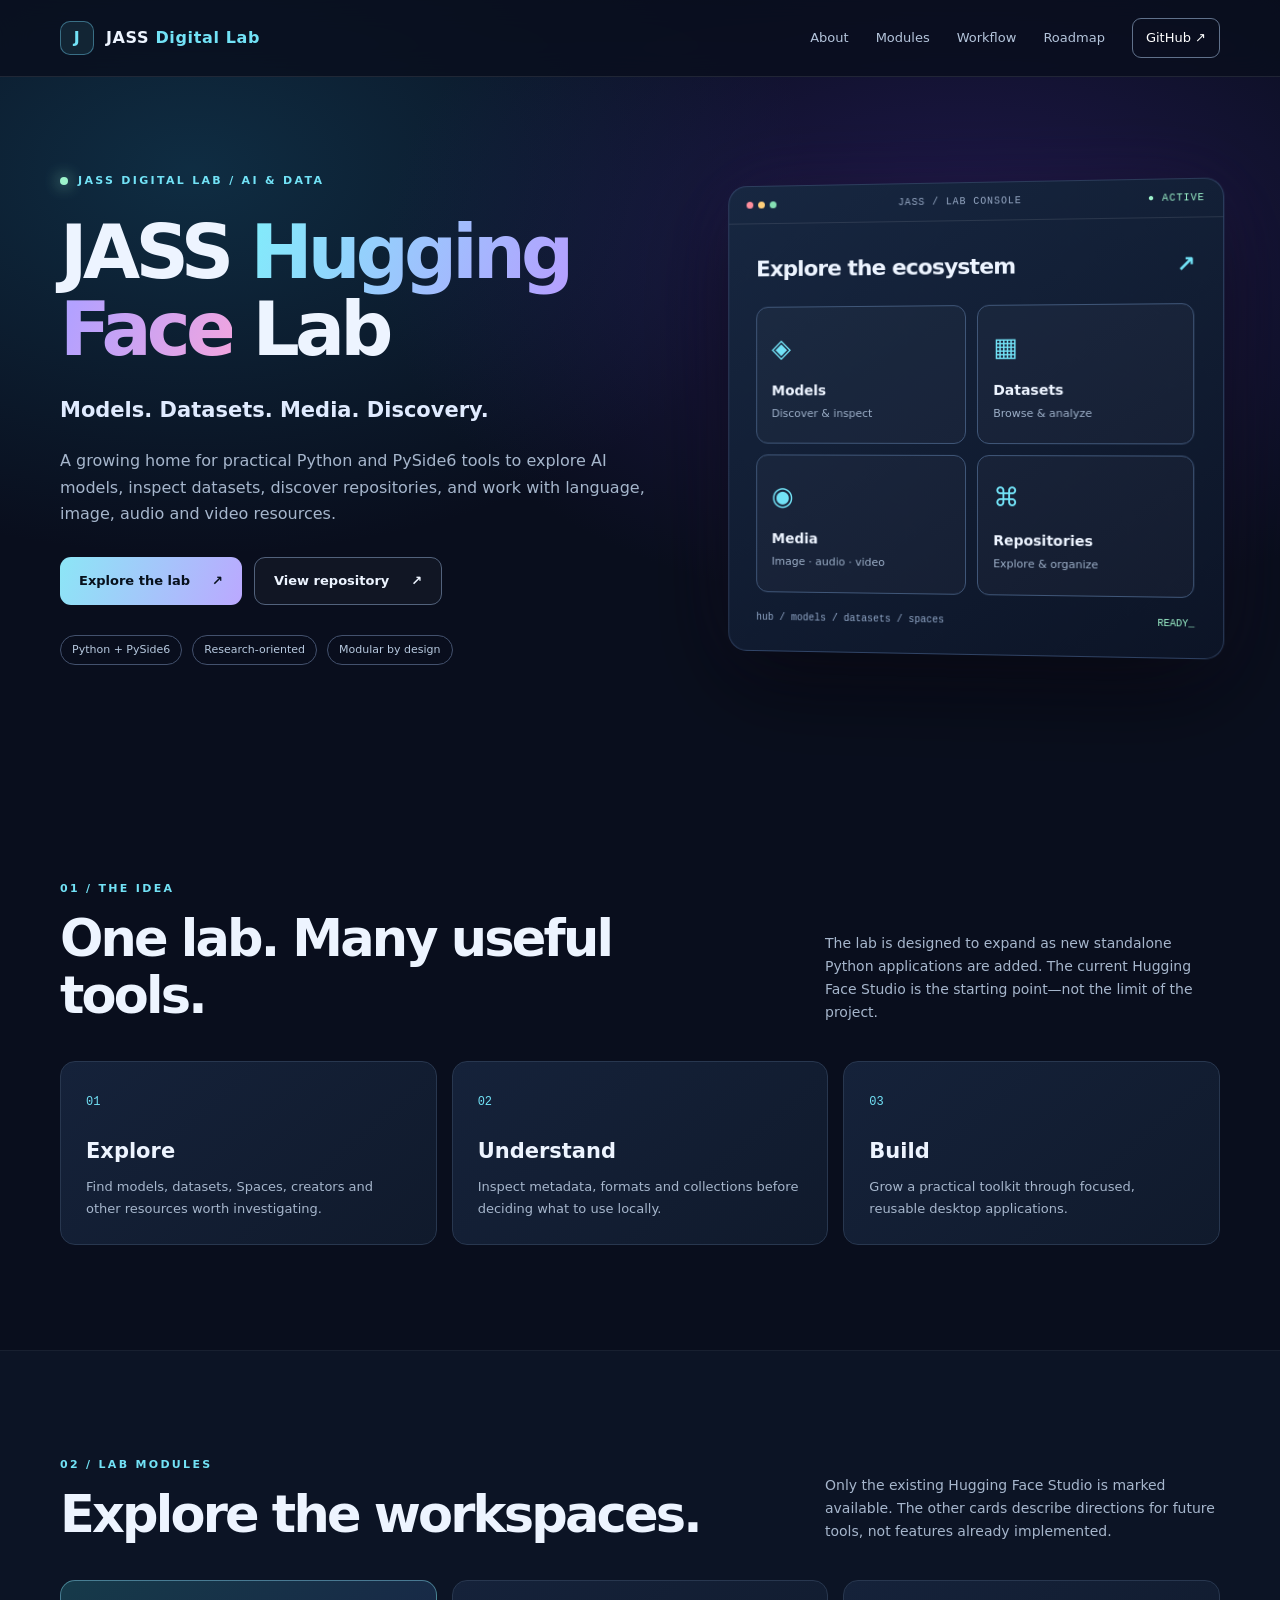
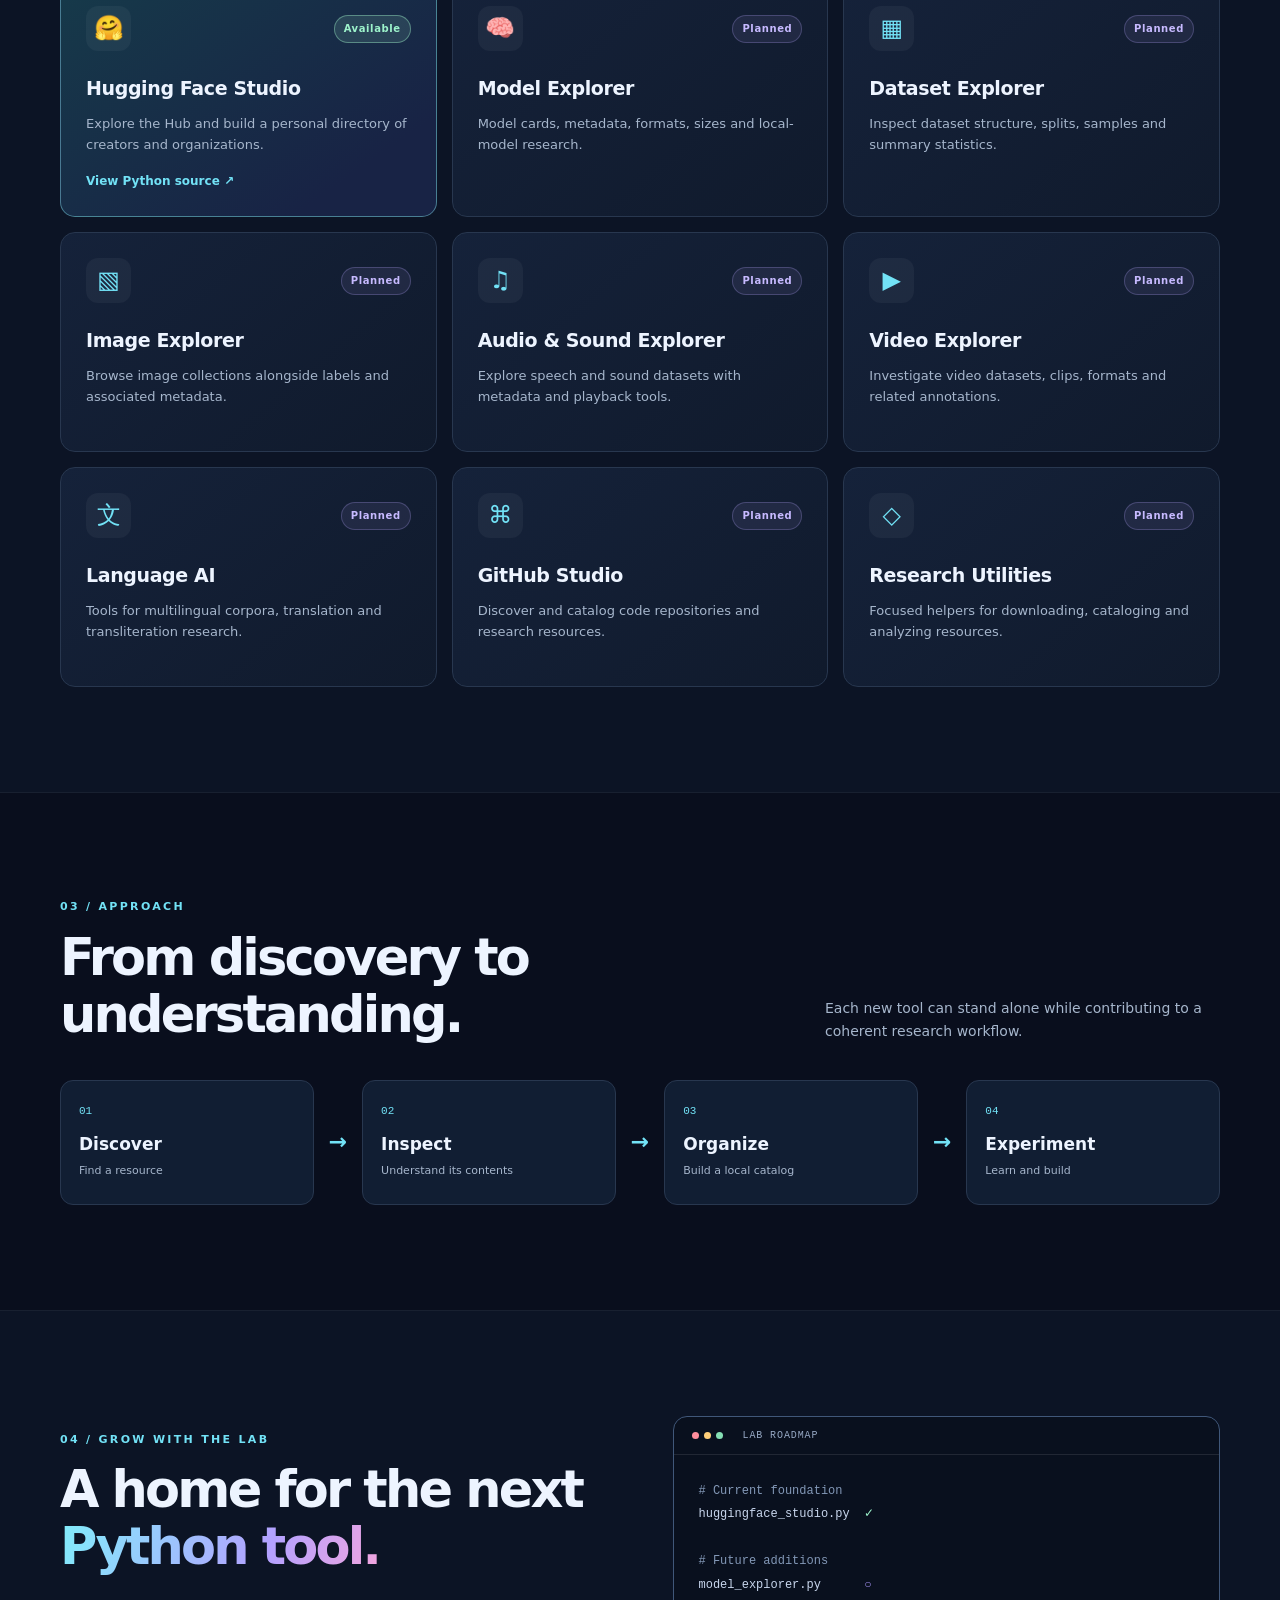
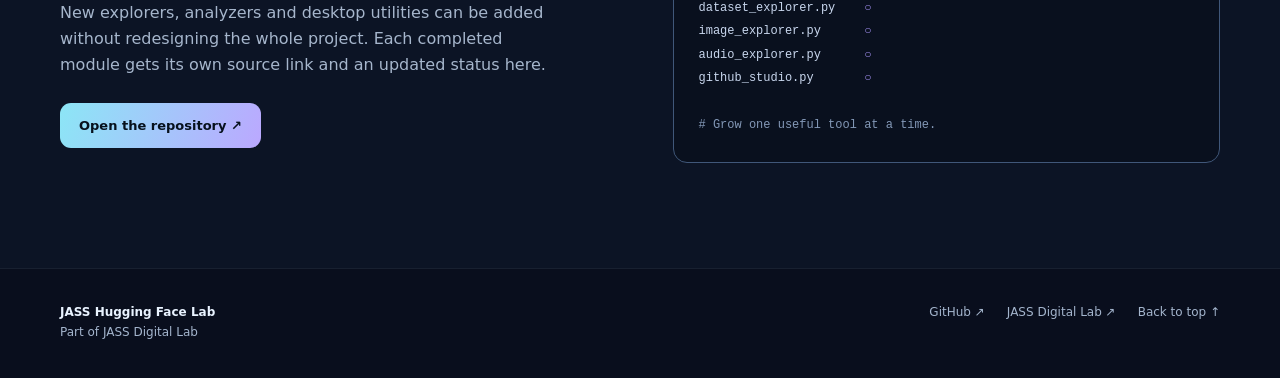
<file: index.html>
<!doctype html>
<html lang="en">
<head>
  <meta charset="utf-8">
  <meta name="viewport" content="width=device-width,initial-scale=1">
  <meta name="theme-color" content="#090e1d">
  <meta name="description" content="JASS Hugging Face Lab — a growing collection of Python and PySide6 tools for exploring AI models, datasets, media, language resources and repositories.">
  <link rel="canonical" href="https://fanu2.github.io/JASS-Hugging-Face-Lab/">
  <link rel="stylesheet" href="jass-global.css">
  <title>JASS Hugging Face Lab · JASS Digital Lab</title>
</head>
<body>
  <div class="ambient" aria-hidden="true"></div>
  <header class="site-header"><div class="container nav"><a class="brand" href="https://fanu2.github.io/SinghJasvir/"><span class="brand-mark">J</span><span>JASS <em>Digital Lab</em></span></a><nav aria-label="Main navigation"><a href="#about">About</a><a href="#modules">Modules</a><a href="#workflow">Workflow</a><a href="#roadmap">Roadmap</a><a class="nav-github" href="https://github.com/Fanu2/JASS-Hugging-Face-Lab">GitHub ↗</a></nav></div></header>
  <main>
    <section class="hero container" id="top"><div class="hero-copy"><div class="eyebrow"><span class="live-dot"></span> JASS DIGITAL LAB / AI & DATA</div><h1>JASS <span>Hugging Face</span> Lab</h1><p class="hero-lead">Models. Datasets. Media. Discovery.</p><p class="hero-text">A growing home for practical Python and PySide6 tools to explore AI models, inspect datasets, discover repositories, and work with language, image, audio and video resources.</p><div class="actions"><a class="button primary" href="#modules">Explore the lab <span>↗</span></a><a class="button secondary" href="https://github.com/Fanu2/JASS-Hugging-Face-Lab">View repository <span>↗</span></a></div><div class="hero-tags"><span>Python + PySide6</span><span>Research-oriented</span><span>Modular by design</span></div></div><div class="hero-art" aria-label="Stylized laboratory interface"><div class="art-top"><span class="window-dots"><i></i><i></i><i></i></span><span>JASS / LAB CONSOLE</span><span class="art-status">● ACTIVE</span></div><div class="art-content"><div class="art-head">Explore the ecosystem<span>↗</span></div><div class="art-grid"><div><span class="art-icon">◈</span><strong>Models</strong><small>Discover & inspect</small></div><div><span class="art-icon">▦</span><strong>Datasets</strong><small>Browse & analyze</small></div><div><span class="art-icon">◉</span><strong>Media</strong><small>Image · audio · video</small></div><div><span class="art-icon">⌘</span><strong>Repositories</strong><small>Explore & organize</small></div></div><div class="art-bottom"><span>hub / models / datasets / spaces</span><span>READY_</span></div></div></div></section>
    <section class="section container" id="about"><div class="section-heading"><div><p class="kicker">01 / THE IDEA</p><h2>One lab. Many useful tools.</h2></div><p>The lab is designed to expand as new standalone Python applications are added. The current Hugging Face Studio is the starting point—not the limit of the project.</p></div><div class="principles"><article><span class="num">01</span><h3>Explore</h3><p>Find models, datasets, Spaces, creators and other resources worth investigating.</p></article><article><span class="num">02</span><h3>Understand</h3><p>Inspect metadata, formats and collections before deciding what to use locally.</p></article><article><span class="num">03</span><h3>Build</h3><p>Grow a practical toolkit through focused, reusable desktop applications.</p></article></div></section>
    <section class="section section-dark" id="modules"><div class="container"><div class="section-heading"><div><p class="kicker">02 / LAB MODULES</p><h2>Explore the workspaces.</h2></div><p>Only the existing Hugging Face Studio is marked available. The other cards describe directions for future tools, not features already implemented.</p></div><div class="module-grid">
      <article class="module featured"><div class="module-top"><span class="glyph">🤗</span><span class="status available">Available</span></div><h3>Hugging Face Studio</h3><p>Explore the Hub and build a personal directory of creators and organizations.</p><a href="https://github.com/Fanu2/JASS-Hugging-Face-Lab/blob/main/huggingface_studio.py">View Python source ↗</a></article>
      <article class="module"><div class="module-top"><span class="glyph">🧠</span><span class="status planned">Planned</span></div><h3>Model Explorer</h3><p>Model cards, metadata, formats, sizes and local-model research.</p></article>
      <article class="module"><div class="module-top"><span class="glyph">▦</span><span class="status planned">Planned</span></div><h3>Dataset Explorer</h3><p>Inspect dataset structure, splits, samples and summary statistics.</p></article>
      <article class="module"><div class="module-top"><span class="glyph">▧</span><span class="status planned">Planned</span></div><h3>Image Explorer</h3><p>Browse image collections alongside labels and associated metadata.</p></article>
      <article class="module"><div class="module-top"><span class="glyph">♫</span><span class="status planned">Planned</span></div><h3>Audio & Sound Explorer</h3><p>Explore speech and sound datasets with metadata and playback tools.</p></article>
      <article class="module"><div class="module-top"><span class="glyph">▶</span><span class="status planned">Planned</span></div><h3>Video Explorer</h3><p>Investigate video datasets, clips, formats and related annotations.</p></article>
      <article class="module"><div class="module-top"><span class="glyph">文</span><span class="status planned">Planned</span></div><h3>Language AI</h3><p>Tools for multilingual corpora, translation and transliteration research.</p></article>
      <article class="module"><div class="module-top"><span class="glyph">⌘</span><span class="status planned">Planned</span></div><h3>GitHub Studio</h3><p>Discover and catalog code repositories and research resources.</p></article>
      <article class="module"><div class="module-top"><span class="glyph">◇</span><span class="status planned">Planned</span></div><h3>Research Utilities</h3><p>Focused helpers for downloading, cataloging and analyzing resources.</p></article>
    </div></div></section>
    <section class="section container" id="workflow"><div class="section-heading"><div><p class="kicker">03 / APPROACH</p><h2>From discovery to understanding.</h2></div><p>Each new tool can stand alone while contributing to a coherent research workflow.</p></div><div class="pipeline"><div><span>01</span><strong>Discover</strong><small>Find a resource</small></div><b>→</b><div><span>02</span><strong>Inspect</strong><small>Understand its contents</small></div><b>→</b><div><span>03</span><strong>Organize</strong><small>Build a local catalog</small></div><b>→</b><div><span>04</span><strong>Experiment</strong><small>Learn and build</small></div></div></section>
    <section class="section section-dark" id="roadmap"><div class="container roadmap"><div><p class="kicker">04 / GROW WITH THE LAB</p><h2>A home for the next <span>Python tool.</span></h2><p>New explorers, analyzers and desktop utilities can be added without redesigning the whole project. Each completed module gets its own source link and an updated status here.</p><a class="button primary" href="https://github.com/Fanu2/JASS-Hugging-Face-Lab">Open the repository ↗</a></div><div class="code-card"><div class="code-head"><span class="window-dots"><i></i><i></i><i></i></span> LAB ROADMAP</div><pre><span class="comment"># Current foundation</span>
huggingface_studio.py  <span class="ok">✓</span>

<span class="comment"># Future additions</span>
model_explorer.py      <span class="future">○</span>
dataset_explorer.py    <span class="future">○</span>
image_explorer.py      <span class="future">○</span>
audio_explorer.py      <span class="future">○</span>
github_studio.py       <span class="future">○</span>

<span class="comment"># Grow one useful tool at a time.</span></pre></div></div></section>
  </main><footer><div class="container footer"><span><strong>JASS Hugging Face Lab</strong><br>Part of JASS Digital Lab</span><span><a href="https://github.com/Fanu2/JASS-Hugging-Face-Lab">GitHub ↗</a><a href="https://fanu2.github.io/SinghJasvir/">JASS Digital Lab ↗</a><a href="#top">Back to top ↑</a></span></div></footer>
</body>
</html>
</file>
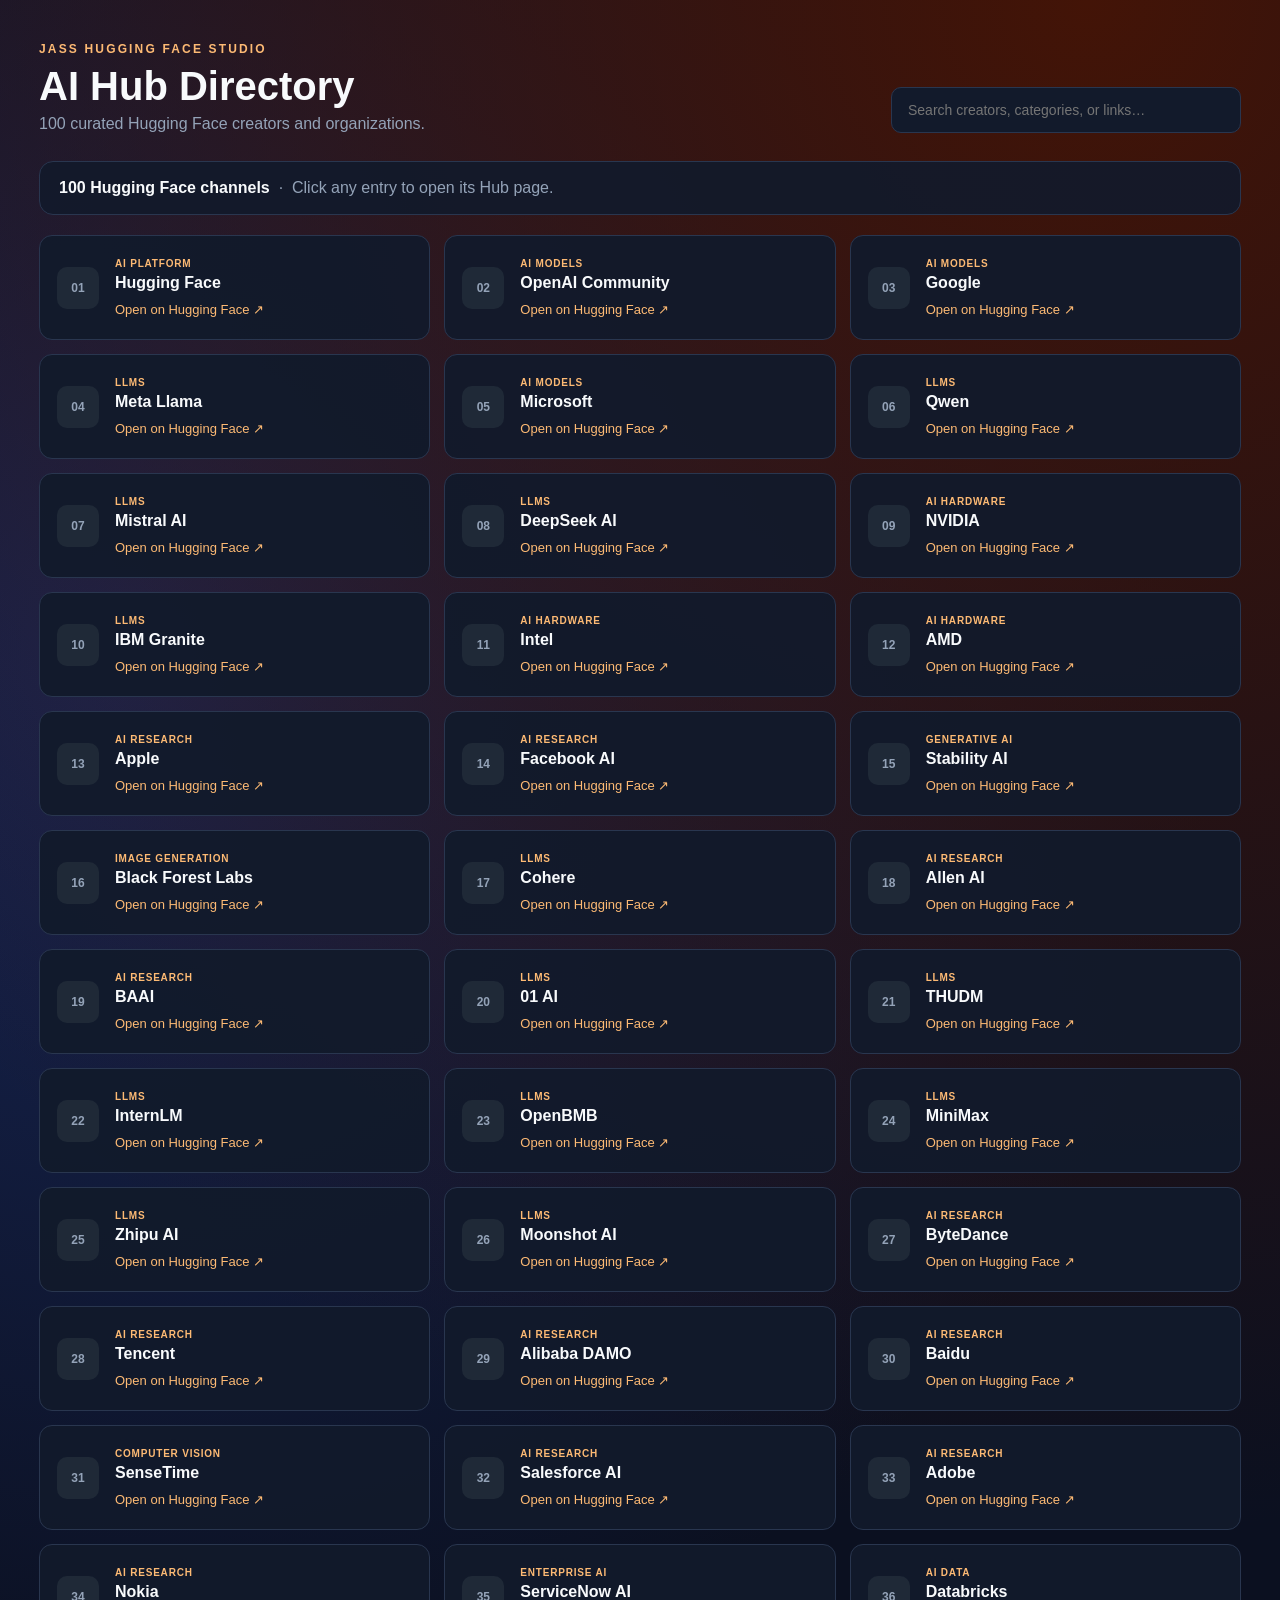
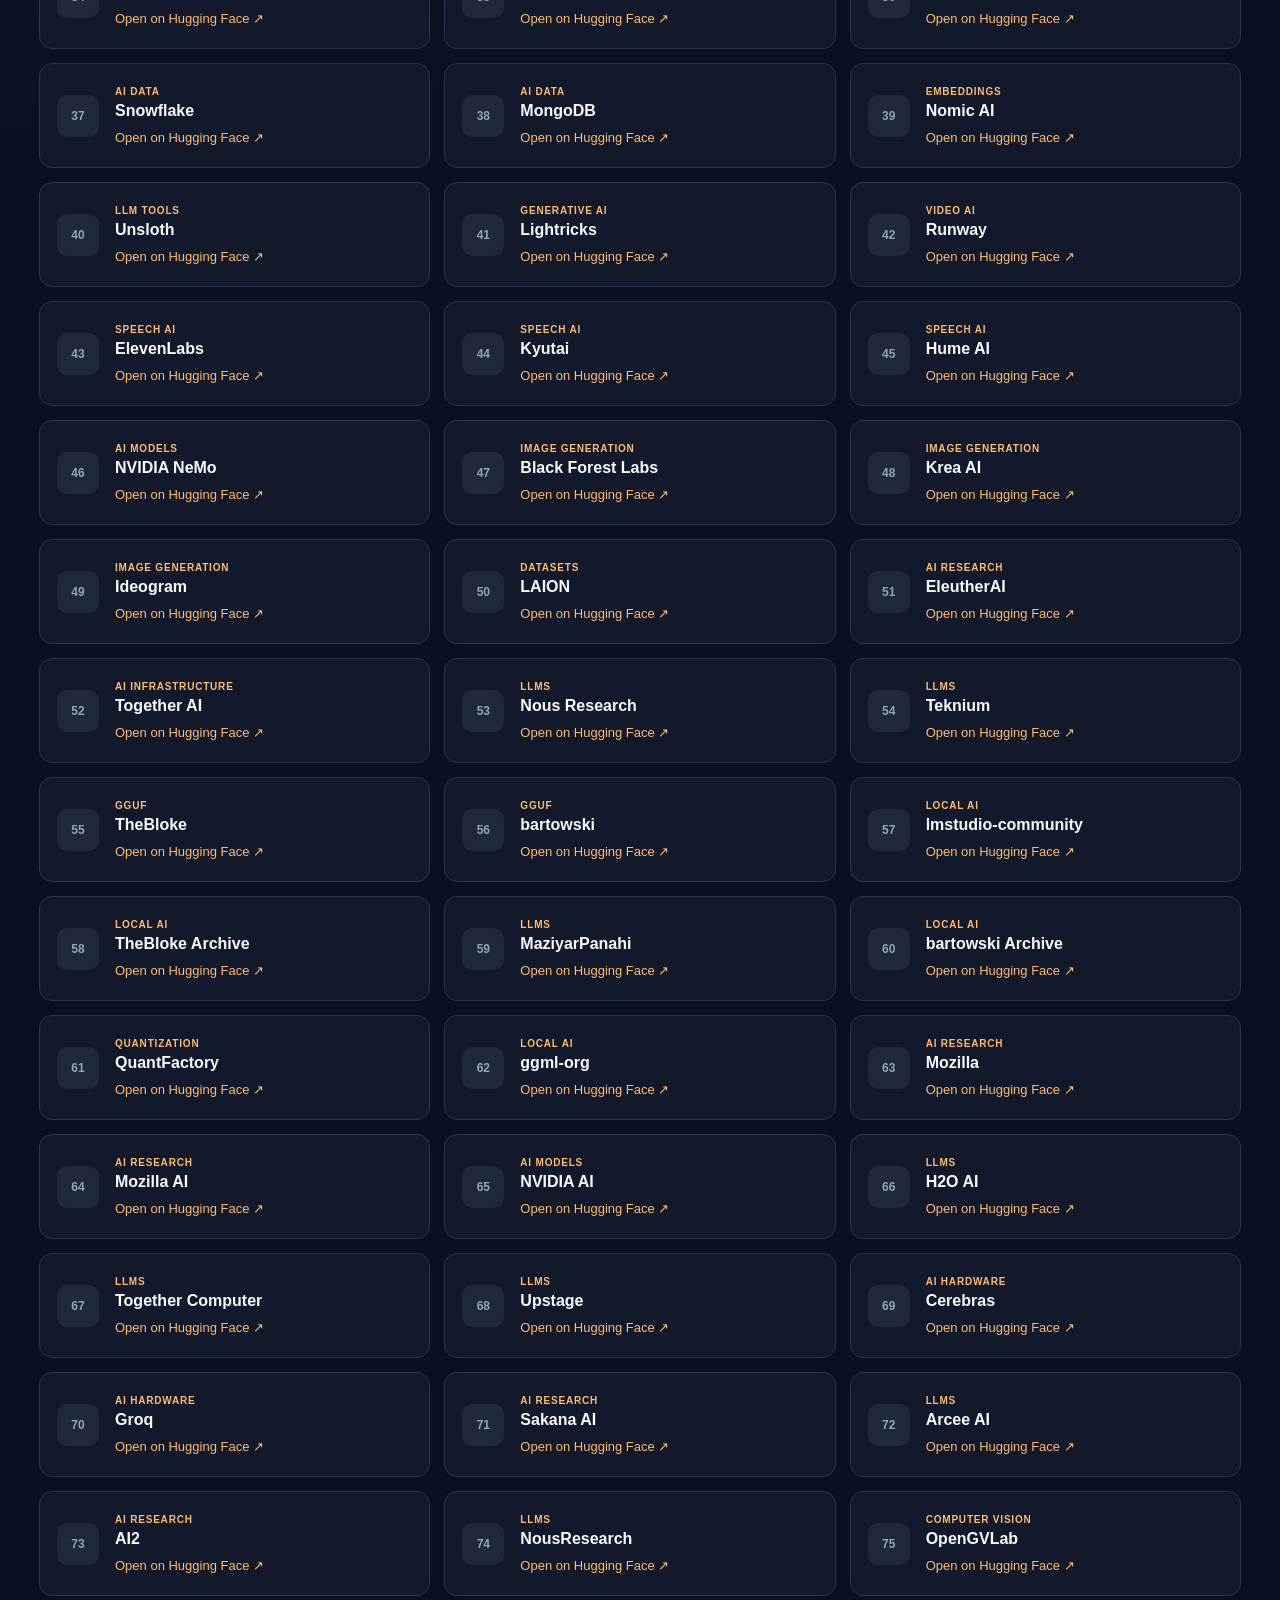
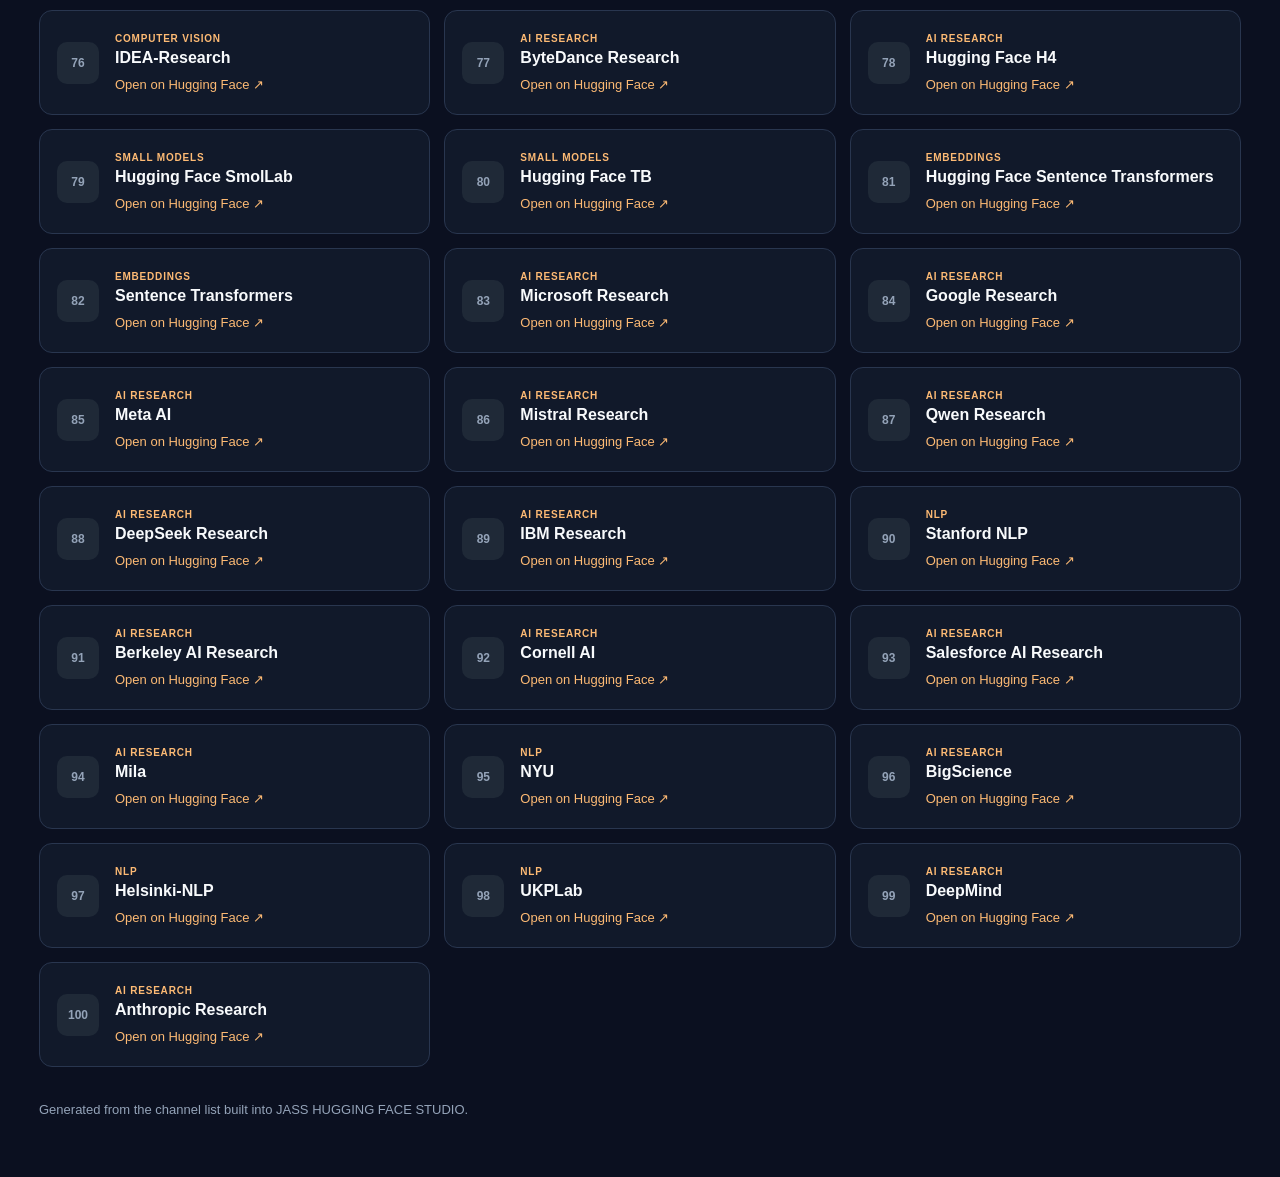
<file: index(3).html>
<!DOCTYPE html>
<html lang="en">
<head>
<meta charset="UTF-8">
<meta name="viewport" content="width=device-width, initial-scale=1.0">
<title>JASS HUGGING FACE STUDIO — 100 Channels</title>
<style>
:root {
  color-scheme: dark;
  --bg:#0b1020;
  --panel:#121a2b;
  --panel-hover:#1b263d;
  --text:#f8fafc;
  --muted:#94a3b8;
  --accent:#f97316;
  --accent-soft:#fdba74;
  --border:#29364f;
}
* { box-sizing:border-box; }
body {
  margin:0;
  min-height:100vh;
  font-family:"Segoe UI",Arial,sans-serif;
  color:var(--text);
  background:
    radial-gradient(circle at 85% 0%, #431407 0, transparent 34%),
    radial-gradient(circle at 10% 15%, #172554 0, transparent 28%),
    var(--bg);
}
.container { max-width:1250px; margin:auto; padding:42px 24px 60px; }
header {
  display:flex; justify-content:space-between; align-items:end;
  gap:28px; margin-bottom:28px;
}
.eyebrow {
  color:var(--accent-soft); text-transform:uppercase;
  letter-spacing:.18em; font-size:12px; font-weight:700;
}
h1 { margin:8px 0 6px; font-size:40px; }
.subtitle { margin:0; color:var(--muted); }
.search {
  width:350px; max-width:100%; padding:14px 16px;
  background:var(--panel); color:var(--text);
  border:1px solid var(--border); border-radius:10px;
  outline:none; font-size:14px;
}
.search:focus { border-color:var(--accent); }
.stats {
  padding:17px 19px; margin-bottom:20px;
  background:rgba(18,26,43,.92); border:1px solid var(--border);
  border-radius:14px; color:var(--muted);
}
.stats strong { color:var(--text); }
.grid {
  display:grid;
  grid-template-columns:repeat(auto-fill,minmax(300px,1fr));
  gap:14px;
}
.card {
  display:flex; gap:16px; align-items:center;
  min-height:105px; padding:17px;
  background:rgba(18,26,43,.94);
  border:1px solid var(--border); border-radius:13px;
  transition:transform .15s, background .15s, border-color .15s;
}
.card:hover {
  background:var(--panel-hover);
  border-color:#475569;
  transform:translateY(-2px);
}
.number {
  width:42px; height:42px; flex:none;
  display:grid; place-items:center;
  background:#1f2937; border-radius:10px;
  color:var(--muted); font-size:12px; font-weight:700;
}
.category {
  margin-bottom:5px; color:var(--accent-soft);
  text-transform:uppercase; letter-spacing:.08em;
  font-size:10px; font-weight:700;
}
h2 { margin:0 0 8px; font-size:16px; }
a { color:var(--accent-soft); text-decoration:none; font-size:13px; }
a:hover { text-decoration:underline; }
.empty {
  display:none; padding:35px; text-align:center;
  color:var(--muted); border:1px dashed var(--border);
  border-radius:13px;
}
footer { margin-top:35px; color:var(--muted); font-size:13px; }
@media(max-width:750px) {
  header { display:block; }
  .search { width:100%; margin-top:20px; }
  h1 { font-size:31px; }
}
</style>
</head>
<body>
<div class="container">
  <header>
    <div>
      <div class="eyebrow">JASS HUGGING FACE STUDIO</div>
      <h1>AI Hub Directory</h1>
      <p class="subtitle">100 curated Hugging Face creators and organizations.</p>
    </div>
    <input id="search" class="search" type="search"
           placeholder="Search creators, categories, or links…"
           aria-label="Search channels">
  </header>

  <div class="stats">
    <strong>100 Hugging Face channels</strong>
    &nbsp;·&nbsp; Click any entry to open its Hub page.
    <span id="count"></span>
  </div>

  <main id="grid" class="grid">
    
    <article class="card" data-search="hugging face ai platform https://huggingface.co/huggingface">
      <div class="number">01</div>
      <div class="content">
        <div class="category">AI Platform</div>
        <h2>Hugging Face</h2>
        <a href="https://huggingface.co/huggingface" target="_blank" rel="noopener noreferrer">
          Open on Hugging Face ↗
        </a>
      </div>
    </article>
    <article class="card" data-search="openai community ai models https://huggingface.co/openai-community">
      <div class="number">02</div>
      <div class="content">
        <div class="category">AI Models</div>
        <h2>OpenAI Community</h2>
        <a href="https://huggingface.co/openai-community" target="_blank" rel="noopener noreferrer">
          Open on Hugging Face ↗
        </a>
      </div>
    </article>
    <article class="card" data-search="google ai models https://huggingface.co/google">
      <div class="number">03</div>
      <div class="content">
        <div class="category">AI Models</div>
        <h2>Google</h2>
        <a href="https://huggingface.co/google" target="_blank" rel="noopener noreferrer">
          Open on Hugging Face ↗
        </a>
      </div>
    </article>
    <article class="card" data-search="meta llama llms https://huggingface.co/meta-llama">
      <div class="number">04</div>
      <div class="content">
        <div class="category">LLMs</div>
        <h2>Meta Llama</h2>
        <a href="https://huggingface.co/meta-llama" target="_blank" rel="noopener noreferrer">
          Open on Hugging Face ↗
        </a>
      </div>
    </article>
    <article class="card" data-search="microsoft ai models https://huggingface.co/microsoft">
      <div class="number">05</div>
      <div class="content">
        <div class="category">AI Models</div>
        <h2>Microsoft</h2>
        <a href="https://huggingface.co/microsoft" target="_blank" rel="noopener noreferrer">
          Open on Hugging Face ↗
        </a>
      </div>
    </article>
    <article class="card" data-search="qwen llms https://huggingface.co/qwen">
      <div class="number">06</div>
      <div class="content">
        <div class="category">LLMs</div>
        <h2>Qwen</h2>
        <a href="https://huggingface.co/Qwen" target="_blank" rel="noopener noreferrer">
          Open on Hugging Face ↗
        </a>
      </div>
    </article>
    <article class="card" data-search="mistral ai llms https://huggingface.co/mistralai">
      <div class="number">07</div>
      <div class="content">
        <div class="category">LLMs</div>
        <h2>Mistral AI</h2>
        <a href="https://huggingface.co/mistralai" target="_blank" rel="noopener noreferrer">
          Open on Hugging Face ↗
        </a>
      </div>
    </article>
    <article class="card" data-search="deepseek ai llms https://huggingface.co/deepseek-ai">
      <div class="number">08</div>
      <div class="content">
        <div class="category">LLMs</div>
        <h2>DeepSeek AI</h2>
        <a href="https://huggingface.co/deepseek-ai" target="_blank" rel="noopener noreferrer">
          Open on Hugging Face ↗
        </a>
      </div>
    </article>
    <article class="card" data-search="nvidia ai hardware https://huggingface.co/nvidia">
      <div class="number">09</div>
      <div class="content">
        <div class="category">AI Hardware</div>
        <h2>NVIDIA</h2>
        <a href="https://huggingface.co/nvidia" target="_blank" rel="noopener noreferrer">
          Open on Hugging Face ↗
        </a>
      </div>
    </article>
    <article class="card" data-search="ibm granite llms https://huggingface.co/ibm-granite">
      <div class="number">10</div>
      <div class="content">
        <div class="category">LLMs</div>
        <h2>IBM Granite</h2>
        <a href="https://huggingface.co/ibm-granite" target="_blank" rel="noopener noreferrer">
          Open on Hugging Face ↗
        </a>
      </div>
    </article>
    <article class="card" data-search="intel ai hardware https://huggingface.co/intel">
      <div class="number">11</div>
      <div class="content">
        <div class="category">AI Hardware</div>
        <h2>Intel</h2>
        <a href="https://huggingface.co/Intel" target="_blank" rel="noopener noreferrer">
          Open on Hugging Face ↗
        </a>
      </div>
    </article>
    <article class="card" data-search="amd ai hardware https://huggingface.co/amd">
      <div class="number">12</div>
      <div class="content">
        <div class="category">AI Hardware</div>
        <h2>AMD</h2>
        <a href="https://huggingface.co/amd" target="_blank" rel="noopener noreferrer">
          Open on Hugging Face ↗
        </a>
      </div>
    </article>
    <article class="card" data-search="apple ai research https://huggingface.co/apple">
      <div class="number">13</div>
      <div class="content">
        <div class="category">AI Research</div>
        <h2>Apple</h2>
        <a href="https://huggingface.co/apple" target="_blank" rel="noopener noreferrer">
          Open on Hugging Face ↗
        </a>
      </div>
    </article>
    <article class="card" data-search="facebook ai ai research https://huggingface.co/facebook">
      <div class="number">14</div>
      <div class="content">
        <div class="category">AI Research</div>
        <h2>Facebook AI</h2>
        <a href="https://huggingface.co/facebook" target="_blank" rel="noopener noreferrer">
          Open on Hugging Face ↗
        </a>
      </div>
    </article>
    <article class="card" data-search="stability ai generative ai https://huggingface.co/stabilityai">
      <div class="number">15</div>
      <div class="content">
        <div class="category">Generative AI</div>
        <h2>Stability AI</h2>
        <a href="https://huggingface.co/stabilityai" target="_blank" rel="noopener noreferrer">
          Open on Hugging Face ↗
        </a>
      </div>
    </article>
    <article class="card" data-search="black forest labs image generation https://huggingface.co/black-forest-labs">
      <div class="number">16</div>
      <div class="content">
        <div class="category">Image Generation</div>
        <h2>Black Forest Labs</h2>
        <a href="https://huggingface.co/black-forest-labs" target="_blank" rel="noopener noreferrer">
          Open on Hugging Face ↗
        </a>
      </div>
    </article>
    <article class="card" data-search="cohere llms https://huggingface.co/cohereforai">
      <div class="number">17</div>
      <div class="content">
        <div class="category">LLMs</div>
        <h2>Cohere</h2>
        <a href="https://huggingface.co/CohereForAI" target="_blank" rel="noopener noreferrer">
          Open on Hugging Face ↗
        </a>
      </div>
    </article>
    <article class="card" data-search="allen ai ai research https://huggingface.co/allenai">
      <div class="number">18</div>
      <div class="content">
        <div class="category">AI Research</div>
        <h2>Allen AI</h2>
        <a href="https://huggingface.co/allenai" target="_blank" rel="noopener noreferrer">
          Open on Hugging Face ↗
        </a>
      </div>
    </article>
    <article class="card" data-search="baai ai research https://huggingface.co/baai">
      <div class="number">19</div>
      <div class="content">
        <div class="category">AI Research</div>
        <h2>BAAI</h2>
        <a href="https://huggingface.co/BAAI" target="_blank" rel="noopener noreferrer">
          Open on Hugging Face ↗
        </a>
      </div>
    </article>
    <article class="card" data-search="01 ai llms https://huggingface.co/01-ai">
      <div class="number">20</div>
      <div class="content">
        <div class="category">LLMs</div>
        <h2>01 AI</h2>
        <a href="https://huggingface.co/01-ai" target="_blank" rel="noopener noreferrer">
          Open on Hugging Face ↗
        </a>
      </div>
    </article>
    <article class="card" data-search="thudm llms https://huggingface.co/thudm">
      <div class="number">21</div>
      <div class="content">
        <div class="category">LLMs</div>
        <h2>THUDM</h2>
        <a href="https://huggingface.co/THUDM" target="_blank" rel="noopener noreferrer">
          Open on Hugging Face ↗
        </a>
      </div>
    </article>
    <article class="card" data-search="internlm llms https://huggingface.co/internlm">
      <div class="number">22</div>
      <div class="content">
        <div class="category">LLMs</div>
        <h2>InternLM</h2>
        <a href="https://huggingface.co/internlm" target="_blank" rel="noopener noreferrer">
          Open on Hugging Face ↗
        </a>
      </div>
    </article>
    <article class="card" data-search="openbmb llms https://huggingface.co/openbmb">
      <div class="number">23</div>
      <div class="content">
        <div class="category">LLMs</div>
        <h2>OpenBMB</h2>
        <a href="https://huggingface.co/openbmb" target="_blank" rel="noopener noreferrer">
          Open on Hugging Face ↗
        </a>
      </div>
    </article>
    <article class="card" data-search="minimax llms https://huggingface.co/minimaxai">
      <div class="number">24</div>
      <div class="content">
        <div class="category">LLMs</div>
        <h2>MiniMax</h2>
        <a href="https://huggingface.co/MiniMaxAI" target="_blank" rel="noopener noreferrer">
          Open on Hugging Face ↗
        </a>
      </div>
    </article>
    <article class="card" data-search="zhipu ai llms https://huggingface.co/zai-org">
      <div class="number">25</div>
      <div class="content">
        <div class="category">LLMs</div>
        <h2>Zhipu AI</h2>
        <a href="https://huggingface.co/zai-org" target="_blank" rel="noopener noreferrer">
          Open on Hugging Face ↗
        </a>
      </div>
    </article>
    <article class="card" data-search="moonshot ai llms https://huggingface.co/moonshotai">
      <div class="number">26</div>
      <div class="content">
        <div class="category">LLMs</div>
        <h2>Moonshot AI</h2>
        <a href="https://huggingface.co/moonshotai" target="_blank" rel="noopener noreferrer">
          Open on Hugging Face ↗
        </a>
      </div>
    </article>
    <article class="card" data-search="bytedance ai research https://huggingface.co/bytedance">
      <div class="number">27</div>
      <div class="content">
        <div class="category">AI Research</div>
        <h2>ByteDance</h2>
        <a href="https://huggingface.co/ByteDance" target="_blank" rel="noopener noreferrer">
          Open on Hugging Face ↗
        </a>
      </div>
    </article>
    <article class="card" data-search="tencent ai research https://huggingface.co/tencent">
      <div class="number">28</div>
      <div class="content">
        <div class="category">AI Research</div>
        <h2>Tencent</h2>
        <a href="https://huggingface.co/tencent" target="_blank" rel="noopener noreferrer">
          Open on Hugging Face ↗
        </a>
      </div>
    </article>
    <article class="card" data-search="alibaba damo ai research https://huggingface.co/damo">
      <div class="number">29</div>
      <div class="content">
        <div class="category">AI Research</div>
        <h2>Alibaba DAMO</h2>
        <a href="https://huggingface.co/damo" target="_blank" rel="noopener noreferrer">
          Open on Hugging Face ↗
        </a>
      </div>
    </article>
    <article class="card" data-search="baidu ai research https://huggingface.co/baidu">
      <div class="number">30</div>
      <div class="content">
        <div class="category">AI Research</div>
        <h2>Baidu</h2>
        <a href="https://huggingface.co/baidu" target="_blank" rel="noopener noreferrer">
          Open on Hugging Face ↗
        </a>
      </div>
    </article>
    <article class="card" data-search="sensetime computer vision https://huggingface.co/sensetime">
      <div class="number">31</div>
      <div class="content">
        <div class="category">Computer Vision</div>
        <h2>SenseTime</h2>
        <a href="https://huggingface.co/SenseTime" target="_blank" rel="noopener noreferrer">
          Open on Hugging Face ↗
        </a>
      </div>
    </article>
    <article class="card" data-search="salesforce ai ai research https://huggingface.co/salesforce">
      <div class="number">32</div>
      <div class="content">
        <div class="category">AI Research</div>
        <h2>Salesforce AI</h2>
        <a href="https://huggingface.co/Salesforce" target="_blank" rel="noopener noreferrer">
          Open on Hugging Face ↗
        </a>
      </div>
    </article>
    <article class="card" data-search="adobe ai research https://huggingface.co/adobe">
      <div class="number">33</div>
      <div class="content">
        <div class="category">AI Research</div>
        <h2>Adobe</h2>
        <a href="https://huggingface.co/adobe" target="_blank" rel="noopener noreferrer">
          Open on Hugging Face ↗
        </a>
      </div>
    </article>
    <article class="card" data-search="nokia ai research https://huggingface.co/nokia">
      <div class="number">34</div>
      <div class="content">
        <div class="category">AI Research</div>
        <h2>Nokia</h2>
        <a href="https://huggingface.co/Nokia" target="_blank" rel="noopener noreferrer">
          Open on Hugging Face ↗
        </a>
      </div>
    </article>
    <article class="card" data-search="servicenow ai enterprise ai https://huggingface.co/servicenow-ai">
      <div class="number">35</div>
      <div class="content">
        <div class="category">Enterprise AI</div>
        <h2>ServiceNow AI</h2>
        <a href="https://huggingface.co/ServiceNow-AI" target="_blank" rel="noopener noreferrer">
          Open on Hugging Face ↗
        </a>
      </div>
    </article>
    <article class="card" data-search="databricks ai data https://huggingface.co/databricks">
      <div class="number">36</div>
      <div class="content">
        <div class="category">AI Data</div>
        <h2>Databricks</h2>
        <a href="https://huggingface.co/databricks" target="_blank" rel="noopener noreferrer">
          Open on Hugging Face ↗
        </a>
      </div>
    </article>
    <article class="card" data-search="snowflake ai data https://huggingface.co/snowflake">
      <div class="number">37</div>
      <div class="content">
        <div class="category">AI Data</div>
        <h2>Snowflake</h2>
        <a href="https://huggingface.co/snowflake" target="_blank" rel="noopener noreferrer">
          Open on Hugging Face ↗
        </a>
      </div>
    </article>
    <article class="card" data-search="mongodb ai data https://huggingface.co/mongodb">
      <div class="number">38</div>
      <div class="content">
        <div class="category">AI Data</div>
        <h2>MongoDB</h2>
        <a href="https://huggingface.co/mongodb" target="_blank" rel="noopener noreferrer">
          Open on Hugging Face ↗
        </a>
      </div>
    </article>
    <article class="card" data-search="nomic ai embeddings https://huggingface.co/nomic-ai">
      <div class="number">39</div>
      <div class="content">
        <div class="category">Embeddings</div>
        <h2>Nomic AI</h2>
        <a href="https://huggingface.co/nomic-ai" target="_blank" rel="noopener noreferrer">
          Open on Hugging Face ↗
        </a>
      </div>
    </article>
    <article class="card" data-search="unsloth llm tools https://huggingface.co/unsloth">
      <div class="number">40</div>
      <div class="content">
        <div class="category">LLM Tools</div>
        <h2>Unsloth</h2>
        <a href="https://huggingface.co/unsloth" target="_blank" rel="noopener noreferrer">
          Open on Hugging Face ↗
        </a>
      </div>
    </article>
    <article class="card" data-search="lightricks generative ai https://huggingface.co/lightricks">
      <div class="number">41</div>
      <div class="content">
        <div class="category">Generative AI</div>
        <h2>Lightricks</h2>
        <a href="https://huggingface.co/Lightricks" target="_blank" rel="noopener noreferrer">
          Open on Hugging Face ↗
        </a>
      </div>
    </article>
    <article class="card" data-search="runway video ai https://huggingface.co/runwayml">
      <div class="number">42</div>
      <div class="content">
        <div class="category">Video AI</div>
        <h2>Runway</h2>
        <a href="https://huggingface.co/runwayml" target="_blank" rel="noopener noreferrer">
          Open on Hugging Face ↗
        </a>
      </div>
    </article>
    <article class="card" data-search="elevenlabs speech ai https://huggingface.co/elevenlabs">
      <div class="number">43</div>
      <div class="content">
        <div class="category">Speech AI</div>
        <h2>ElevenLabs</h2>
        <a href="https://huggingface.co/elevenlabs" target="_blank" rel="noopener noreferrer">
          Open on Hugging Face ↗
        </a>
      </div>
    </article>
    <article class="card" data-search="kyutai speech ai https://huggingface.co/kyutai">
      <div class="number">44</div>
      <div class="content">
        <div class="category">Speech AI</div>
        <h2>Kyutai</h2>
        <a href="https://huggingface.co/kyutai" target="_blank" rel="noopener noreferrer">
          Open on Hugging Face ↗
        </a>
      </div>
    </article>
    <article class="card" data-search="hume ai speech ai https://huggingface.co/humeai">
      <div class="number">45</div>
      <div class="content">
        <div class="category">Speech AI</div>
        <h2>Hume AI</h2>
        <a href="https://huggingface.co/humeai" target="_blank" rel="noopener noreferrer">
          Open on Hugging Face ↗
        </a>
      </div>
    </article>
    <article class="card" data-search="nvidia nemo ai models https://huggingface.co/nvidia">
      <div class="number">46</div>
      <div class="content">
        <div class="category">AI Models</div>
        <h2>NVIDIA NeMo</h2>
        <a href="https://huggingface.co/nvidia" target="_blank" rel="noopener noreferrer">
          Open on Hugging Face ↗
        </a>
      </div>
    </article>
    <article class="card" data-search="black forest labs image generation https://huggingface.co/black-forest-labs">
      <div class="number">47</div>
      <div class="content">
        <div class="category">Image Generation</div>
        <h2>Black Forest Labs</h2>
        <a href="https://huggingface.co/black-forest-labs" target="_blank" rel="noopener noreferrer">
          Open on Hugging Face ↗
        </a>
      </div>
    </article>
    <article class="card" data-search="krea ai image generation https://huggingface.co/krea">
      <div class="number">48</div>
      <div class="content">
        <div class="category">Image Generation</div>
        <h2>Krea AI</h2>
        <a href="https://huggingface.co/krea" target="_blank" rel="noopener noreferrer">
          Open on Hugging Face ↗
        </a>
      </div>
    </article>
    <article class="card" data-search="ideogram image generation https://huggingface.co/ideogram">
      <div class="number">49</div>
      <div class="content">
        <div class="category">Image Generation</div>
        <h2>Ideogram</h2>
        <a href="https://huggingface.co/ideogram" target="_blank" rel="noopener noreferrer">
          Open on Hugging Face ↗
        </a>
      </div>
    </article>
    <article class="card" data-search="laion datasets https://huggingface.co/laion">
      <div class="number">50</div>
      <div class="content">
        <div class="category">Datasets</div>
        <h2>LAION</h2>
        <a href="https://huggingface.co/laion" target="_blank" rel="noopener noreferrer">
          Open on Hugging Face ↗
        </a>
      </div>
    </article>
    <article class="card" data-search="eleutherai ai research https://huggingface.co/eleutherai">
      <div class="number">51</div>
      <div class="content">
        <div class="category">AI Research</div>
        <h2>EleutherAI</h2>
        <a href="https://huggingface.co/EleutherAI" target="_blank" rel="noopener noreferrer">
          Open on Hugging Face ↗
        </a>
      </div>
    </article>
    <article class="card" data-search="together ai ai infrastructure https://huggingface.co/togethercomputer">
      <div class="number">52</div>
      <div class="content">
        <div class="category">AI Infrastructure</div>
        <h2>Together AI</h2>
        <a href="https://huggingface.co/togethercomputer" target="_blank" rel="noopener noreferrer">
          Open on Hugging Face ↗
        </a>
      </div>
    </article>
    <article class="card" data-search="nous research llms https://huggingface.co/nousresearch">
      <div class="number">53</div>
      <div class="content">
        <div class="category">LLMs</div>
        <h2>Nous Research</h2>
        <a href="https://huggingface.co/NousResearch" target="_blank" rel="noopener noreferrer">
          Open on Hugging Face ↗
        </a>
      </div>
    </article>
    <article class="card" data-search="teknium llms https://huggingface.co/teknium">
      <div class="number">54</div>
      <div class="content">
        <div class="category">LLMs</div>
        <h2>Teknium</h2>
        <a href="https://huggingface.co/teknium" target="_blank" rel="noopener noreferrer">
          Open on Hugging Face ↗
        </a>
      </div>
    </article>
    <article class="card" data-search="thebloke gguf https://huggingface.co/thebloke">
      <div class="number">55</div>
      <div class="content">
        <div class="category">GGUF</div>
        <h2>TheBloke</h2>
        <a href="https://huggingface.co/TheBloke" target="_blank" rel="noopener noreferrer">
          Open on Hugging Face ↗
        </a>
      </div>
    </article>
    <article class="card" data-search="bartowski gguf https://huggingface.co/bartowski">
      <div class="number">56</div>
      <div class="content">
        <div class="category">GGUF</div>
        <h2>bartowski</h2>
        <a href="https://huggingface.co/bartowski" target="_blank" rel="noopener noreferrer">
          Open on Hugging Face ↗
        </a>
      </div>
    </article>
    <article class="card" data-search="lmstudio-community local ai https://huggingface.co/lmstudio-community">
      <div class="number">57</div>
      <div class="content">
        <div class="category">Local AI</div>
        <h2>lmstudio-community</h2>
        <a href="https://huggingface.co/lmstudio-community" target="_blank" rel="noopener noreferrer">
          Open on Hugging Face ↗
        </a>
      </div>
    </article>
    <article class="card" data-search="thebloke archive local ai https://huggingface.co/thebloke">
      <div class="number">58</div>
      <div class="content">
        <div class="category">Local AI</div>
        <h2>TheBloke Archive</h2>
        <a href="https://huggingface.co/TheBloke" target="_blank" rel="noopener noreferrer">
          Open on Hugging Face ↗
        </a>
      </div>
    </article>
    <article class="card" data-search="maziyarpanahi llms https://huggingface.co/maziyarpanahi">
      <div class="number">59</div>
      <div class="content">
        <div class="category">LLMs</div>
        <h2>MaziyarPanahi</h2>
        <a href="https://huggingface.co/MaziyarPanahi" target="_blank" rel="noopener noreferrer">
          Open on Hugging Face ↗
        </a>
      </div>
    </article>
    <article class="card" data-search="bartowski archive local ai https://huggingface.co/bartowski">
      <div class="number">60</div>
      <div class="content">
        <div class="category">Local AI</div>
        <h2>bartowski Archive</h2>
        <a href="https://huggingface.co/bartowski" target="_blank" rel="noopener noreferrer">
          Open on Hugging Face ↗
        </a>
      </div>
    </article>
    <article class="card" data-search="quantfactory quantization https://huggingface.co/quantfactory">
      <div class="number">61</div>
      <div class="content">
        <div class="category">Quantization</div>
        <h2>QuantFactory</h2>
        <a href="https://huggingface.co/QuantFactory" target="_blank" rel="noopener noreferrer">
          Open on Hugging Face ↗
        </a>
      </div>
    </article>
    <article class="card" data-search="ggml-org local ai https://huggingface.co/ggml-org">
      <div class="number">62</div>
      <div class="content">
        <div class="category">Local AI</div>
        <h2>ggml-org</h2>
        <a href="https://huggingface.co/ggml-org" target="_blank" rel="noopener noreferrer">
          Open on Hugging Face ↗
        </a>
      </div>
    </article>
    <article class="card" data-search="mozilla ai research https://huggingface.co/mozilla">
      <div class="number">63</div>
      <div class="content">
        <div class="category">AI Research</div>
        <h2>Mozilla</h2>
        <a href="https://huggingface.co/mozilla" target="_blank" rel="noopener noreferrer">
          Open on Hugging Face ↗
        </a>
      </div>
    </article>
    <article class="card" data-search="mozilla ai ai research https://huggingface.co/mozilla">
      <div class="number">64</div>
      <div class="content">
        <div class="category">AI Research</div>
        <h2>Mozilla AI</h2>
        <a href="https://huggingface.co/Mozilla" target="_blank" rel="noopener noreferrer">
          Open on Hugging Face ↗
        </a>
      </div>
    </article>
    <article class="card" data-search="nvidia ai ai models https://huggingface.co/nvidia">
      <div class="number">65</div>
      <div class="content">
        <div class="category">AI Models</div>
        <h2>NVIDIA AI</h2>
        <a href="https://huggingface.co/nvidia" target="_blank" rel="noopener noreferrer">
          Open on Hugging Face ↗
        </a>
      </div>
    </article>
    <article class="card" data-search="h2o ai llms https://huggingface.co/h2oai">
      <div class="number">66</div>
      <div class="content">
        <div class="category">LLMs</div>
        <h2>H2O AI</h2>
        <a href="https://huggingface.co/h2oai" target="_blank" rel="noopener noreferrer">
          Open on Hugging Face ↗
        </a>
      </div>
    </article>
    <article class="card" data-search="together computer llms https://huggingface.co/togethercomputer">
      <div class="number">67</div>
      <div class="content">
        <div class="category">LLMs</div>
        <h2>Together Computer</h2>
        <a href="https://huggingface.co/togethercomputer" target="_blank" rel="noopener noreferrer">
          Open on Hugging Face ↗
        </a>
      </div>
    </article>
    <article class="card" data-search="upstage llms https://huggingface.co/upstage">
      <div class="number">68</div>
      <div class="content">
        <div class="category">LLMs</div>
        <h2>Upstage</h2>
        <a href="https://huggingface.co/upstage" target="_blank" rel="noopener noreferrer">
          Open on Hugging Face ↗
        </a>
      </div>
    </article>
    <article class="card" data-search="cerebras ai hardware https://huggingface.co/cerebras">
      <div class="number">69</div>
      <div class="content">
        <div class="category">AI Hardware</div>
        <h2>Cerebras</h2>
        <a href="https://huggingface.co/cerebras" target="_blank" rel="noopener noreferrer">
          Open on Hugging Face ↗
        </a>
      </div>
    </article>
    <article class="card" data-search="groq ai hardware https://huggingface.co/groq">
      <div class="number">70</div>
      <div class="content">
        <div class="category">AI Hardware</div>
        <h2>Groq</h2>
        <a href="https://huggingface.co/Groq" target="_blank" rel="noopener noreferrer">
          Open on Hugging Face ↗
        </a>
      </div>
    </article>
    <article class="card" data-search="sakana ai ai research https://huggingface.co/sakanaai">
      <div class="number">71</div>
      <div class="content">
        <div class="category">AI Research</div>
        <h2>Sakana AI</h2>
        <a href="https://huggingface.co/SakanaAI" target="_blank" rel="noopener noreferrer">
          Open on Hugging Face ↗
        </a>
      </div>
    </article>
    <article class="card" data-search="arcee ai llms https://huggingface.co/arcee-ai">
      <div class="number">72</div>
      <div class="content">
        <div class="category">LLMs</div>
        <h2>Arcee AI</h2>
        <a href="https://huggingface.co/arcee-ai" target="_blank" rel="noopener noreferrer">
          Open on Hugging Face ↗
        </a>
      </div>
    </article>
    <article class="card" data-search="ai2 ai research https://huggingface.co/allenai">
      <div class="number">73</div>
      <div class="content">
        <div class="category">AI Research</div>
        <h2>AI2</h2>
        <a href="https://huggingface.co/allenai" target="_blank" rel="noopener noreferrer">
          Open on Hugging Face ↗
        </a>
      </div>
    </article>
    <article class="card" data-search="nousresearch llms https://huggingface.co/nousresearch">
      <div class="number">74</div>
      <div class="content">
        <div class="category">LLMs</div>
        <h2>NousResearch</h2>
        <a href="https://huggingface.co/NousResearch" target="_blank" rel="noopener noreferrer">
          Open on Hugging Face ↗
        </a>
      </div>
    </article>
    <article class="card" data-search="opengvlab computer vision https://huggingface.co/opengvlab">
      <div class="number">75</div>
      <div class="content">
        <div class="category">Computer Vision</div>
        <h2>OpenGVLab</h2>
        <a href="https://huggingface.co/OpenGVLab" target="_blank" rel="noopener noreferrer">
          Open on Hugging Face ↗
        </a>
      </div>
    </article>
    <article class="card" data-search="idea-research computer vision https://huggingface.co/idea-research">
      <div class="number">76</div>
      <div class="content">
        <div class="category">Computer Vision</div>
        <h2>IDEA-Research</h2>
        <a href="https://huggingface.co/IDEA-Research" target="_blank" rel="noopener noreferrer">
          Open on Hugging Face ↗
        </a>
      </div>
    </article>
    <article class="card" data-search="bytedance research ai research https://huggingface.co/bytedance">
      <div class="number">77</div>
      <div class="content">
        <div class="category">AI Research</div>
        <h2>ByteDance Research</h2>
        <a href="https://huggingface.co/ByteDance" target="_blank" rel="noopener noreferrer">
          Open on Hugging Face ↗
        </a>
      </div>
    </article>
    <article class="card" data-search="hugging face h4 ai research https://huggingface.co/h4">
      <div class="number">78</div>
      <div class="content">
        <div class="category">AI Research</div>
        <h2>Hugging Face H4</h2>
        <a href="https://huggingface.co/h4" target="_blank" rel="noopener noreferrer">
          Open on Hugging Face ↗
        </a>
      </div>
    </article>
    <article class="card" data-search="hugging face smollab small models https://huggingface.co/huggingfacetb">
      <div class="number">79</div>
      <div class="content">
        <div class="category">Small Models</div>
        <h2>Hugging Face SmolLab</h2>
        <a href="https://huggingface.co/HuggingFaceTB" target="_blank" rel="noopener noreferrer">
          Open on Hugging Face ↗
        </a>
      </div>
    </article>
    <article class="card" data-search="hugging face tb small models https://huggingface.co/huggingfacetb">
      <div class="number">80</div>
      <div class="content">
        <div class="category">Small Models</div>
        <h2>Hugging Face TB</h2>
        <a href="https://huggingface.co/HuggingFaceTB" target="_blank" rel="noopener noreferrer">
          Open on Hugging Face ↗
        </a>
      </div>
    </article>
    <article class="card" data-search="hugging face sentence transformers embeddings https://huggingface.co/sentence-transformers">
      <div class="number">81</div>
      <div class="content">
        <div class="category">Embeddings</div>
        <h2>Hugging Face Sentence Transformers</h2>
        <a href="https://huggingface.co/sentence-transformers" target="_blank" rel="noopener noreferrer">
          Open on Hugging Face ↗
        </a>
      </div>
    </article>
    <article class="card" data-search="sentence transformers embeddings https://huggingface.co/sentence-transformers">
      <div class="number">82</div>
      <div class="content">
        <div class="category">Embeddings</div>
        <h2>Sentence Transformers</h2>
        <a href="https://huggingface.co/sentence-transformers" target="_blank" rel="noopener noreferrer">
          Open on Hugging Face ↗
        </a>
      </div>
    </article>
    <article class="card" data-search="microsoft research ai research https://huggingface.co/microsoft">
      <div class="number">83</div>
      <div class="content">
        <div class="category">AI Research</div>
        <h2>Microsoft Research</h2>
        <a href="https://huggingface.co/microsoft" target="_blank" rel="noopener noreferrer">
          Open on Hugging Face ↗
        </a>
      </div>
    </article>
    <article class="card" data-search="google research ai research https://huggingface.co/google">
      <div class="number">84</div>
      <div class="content">
        <div class="category">AI Research</div>
        <h2>Google Research</h2>
        <a href="https://huggingface.co/google" target="_blank" rel="noopener noreferrer">
          Open on Hugging Face ↗
        </a>
      </div>
    </article>
    <article class="card" data-search="meta ai ai research https://huggingface.co/facebook">
      <div class="number">85</div>
      <div class="content">
        <div class="category">AI Research</div>
        <h2>Meta AI</h2>
        <a href="https://huggingface.co/facebook" target="_blank" rel="noopener noreferrer">
          Open on Hugging Face ↗
        </a>
      </div>
    </article>
    <article class="card" data-search="mistral research ai research https://huggingface.co/mistralai">
      <div class="number">86</div>
      <div class="content">
        <div class="category">AI Research</div>
        <h2>Mistral Research</h2>
        <a href="https://huggingface.co/mistralai" target="_blank" rel="noopener noreferrer">
          Open on Hugging Face ↗
        </a>
      </div>
    </article>
    <article class="card" data-search="qwen research ai research https://huggingface.co/qwen">
      <div class="number">87</div>
      <div class="content">
        <div class="category">AI Research</div>
        <h2>Qwen Research</h2>
        <a href="https://huggingface.co/Qwen" target="_blank" rel="noopener noreferrer">
          Open on Hugging Face ↗
        </a>
      </div>
    </article>
    <article class="card" data-search="deepseek research ai research https://huggingface.co/deepseek-ai">
      <div class="number">88</div>
      <div class="content">
        <div class="category">AI Research</div>
        <h2>DeepSeek Research</h2>
        <a href="https://huggingface.co/deepseek-ai" target="_blank" rel="noopener noreferrer">
          Open on Hugging Face ↗
        </a>
      </div>
    </article>
    <article class="card" data-search="ibm research ai research https://huggingface.co/ibm-granite">
      <div class="number">89</div>
      <div class="content">
        <div class="category">AI Research</div>
        <h2>IBM Research</h2>
        <a href="https://huggingface.co/ibm-granite" target="_blank" rel="noopener noreferrer">
          Open on Hugging Face ↗
        </a>
      </div>
    </article>
    <article class="card" data-search="stanford nlp nlp https://huggingface.co/stanfordnlp">
      <div class="number">90</div>
      <div class="content">
        <div class="category">NLP</div>
        <h2>Stanford NLP</h2>
        <a href="https://huggingface.co/stanfordnlp" target="_blank" rel="noopener noreferrer">
          Open on Hugging Face ↗
        </a>
      </div>
    </article>
    <article class="card" data-search="berkeley ai research ai research https://huggingface.co/berkeley-nest">
      <div class="number">91</div>
      <div class="content">
        <div class="category">AI Research</div>
        <h2>Berkeley AI Research</h2>
        <a href="https://huggingface.co/berkeley-nest" target="_blank" rel="noopener noreferrer">
          Open on Hugging Face ↗
        </a>
      </div>
    </article>
    <article class="card" data-search="cornell ai ai research https://huggingface.co/cornellius-gat">
      <div class="number">92</div>
      <div class="content">
        <div class="category">AI Research</div>
        <h2>Cornell AI</h2>
        <a href="https://huggingface.co/cornellius-gat" target="_blank" rel="noopener noreferrer">
          Open on Hugging Face ↗
        </a>
      </div>
    </article>
    <article class="card" data-search="salesforce ai research ai research https://huggingface.co/salesforce">
      <div class="number">93</div>
      <div class="content">
        <div class="category">AI Research</div>
        <h2>Salesforce AI Research</h2>
        <a href="https://huggingface.co/Salesforce" target="_blank" rel="noopener noreferrer">
          Open on Hugging Face ↗
        </a>
      </div>
    </article>
    <article class="card" data-search="mila ai research https://huggingface.co/mila-iqia">
      <div class="number">94</div>
      <div class="content">
        <div class="category">AI Research</div>
        <h2>Mila</h2>
        <a href="https://huggingface.co/mila-iqia" target="_blank" rel="noopener noreferrer">
          Open on Hugging Face ↗
        </a>
      </div>
    </article>
    <article class="card" data-search="nyu nlp https://huggingface.co/nyu-mll">
      <div class="number">95</div>
      <div class="content">
        <div class="category">NLP</div>
        <h2>NYU</h2>
        <a href="https://huggingface.co/nyu-mll" target="_blank" rel="noopener noreferrer">
          Open on Hugging Face ↗
        </a>
      </div>
    </article>
    <article class="card" data-search="bigscience ai research https://huggingface.co/bigscience">
      <div class="number">96</div>
      <div class="content">
        <div class="category">AI Research</div>
        <h2>BigScience</h2>
        <a href="https://huggingface.co/bigscience" target="_blank" rel="noopener noreferrer">
          Open on Hugging Face ↗
        </a>
      </div>
    </article>
    <article class="card" data-search="helsinki-nlp nlp https://huggingface.co/helsinki-nlp">
      <div class="number">97</div>
      <div class="content">
        <div class="category">NLP</div>
        <h2>Helsinki-NLP</h2>
        <a href="https://huggingface.co/Helsinki-NLP" target="_blank" rel="noopener noreferrer">
          Open on Hugging Face ↗
        </a>
      </div>
    </article>
    <article class="card" data-search="ukplab nlp https://huggingface.co/ukplab">
      <div class="number">98</div>
      <div class="content">
        <div class="category">NLP</div>
        <h2>UKPLab</h2>
        <a href="https://huggingface.co/UKPLab" target="_blank" rel="noopener noreferrer">
          Open on Hugging Face ↗
        </a>
      </div>
    </article>
    <article class="card" data-search="deepmind ai research https://huggingface.co/deepmind">
      <div class="number">99</div>
      <div class="content">
        <div class="category">AI Research</div>
        <h2>DeepMind</h2>
        <a href="https://huggingface.co/deepmind" target="_blank" rel="noopener noreferrer">
          Open on Hugging Face ↗
        </a>
      </div>
    </article>
    <article class="card" data-search="anthropic research ai research https://huggingface.co/anthropic">
      <div class="number">100</div>
      <div class="content">
        <div class="category">AI Research</div>
        <h2>Anthropic Research</h2>
        <a href="https://huggingface.co/Anthropic" target="_blank" rel="noopener noreferrer">
          Open on Hugging Face ↗
        </a>
      </div>
    </article>
  </main>

  <div id="empty" class="empty">No matching channels found.</div>

  <footer>
    Generated from the channel list built into JASS HUGGING FACE STUDIO.
  </footer>
</div>

<script>
const input = document.getElementById("search");
const cards = [...document.querySelectorAll(".card")];
const count = document.getElementById("count");
const empty = document.getElementById("empty");

function filter() {
  const q = input.value.trim().toLowerCase();
  let visible = 0;

  cards.forEach(card => {
    const match = card.dataset.search.includes(q);
    card.style.display = match ? "" : "flex";
    if (match) visible++;
  });

  count.textContent = q ? ` · ${visible} result${visible === 1 ? "" : "s"}` : "";
  empty.style.display = visible ? "none" : "block";
}

input.addEventListener("input", filter);
</script>
</body>
</html>
</file>
<file: jass-global.css>
:root{color-scheme:dark;--bg:#090e1d;--surface:#101a2d;--line:#28374f;--text:#edf4ff;--muted:#a6b6cc;--cyan:#72e2f6;--violet:#ac98ff;--mint:#9df3cb}*{box-sizing:border-box}html{scroll-behavior:smooth}body{margin:0;background:var(--bg);color:var(--text);font:16px/1.65 Inter,ui-sans-serif,system-ui,-apple-system,"Segoe UI",sans-serif}a{color:inherit;text-decoration:none}a:focus-visible{outline:2px solid var(--cyan);outline-offset:5px}.container{width:min(1160px,calc(100% - 44px));margin:auto}.ambient{position:absolute;inset:0 0 auto;height:850px;z-index:-1;background:radial-gradient(ellipse at 75% 30%,#2a1d63aa,transparent 43%),radial-gradient(ellipse at 15% 20%,#123c55aa,transparent 40%);pointer-events:none}.site-header{border-bottom:1px solid #ffffff18;background:#090e1dcc;backdrop-filter:blur(14px);position:sticky;top:0;z-index:10}.nav{display:flex;justify-content:space-between;align-items:center;min-height:76px;gap:24px}.brand{display:flex;align-items:center;gap:12px;font-weight:800;letter-spacing:.04em}.brand em{font-style:normal;color:var(--cyan)}.brand-mark{display:grid;place-items:center;width:34px;height:34px;border:1px solid #76dfff66;border-radius:10px;background:#72e2f617;color:var(--cyan)}nav{display:flex;gap:27px;align-items:center;font-size:13px;color:#b5c5dc}nav a:hover,.footer a:hover{color:var(--cyan)}.nav-github{border:1px solid #60718b;border-radius:9px;padding:8px 13px;color:#fff}.hero{min-height:650px;display:grid;grid-template-columns:1.1fr .9fr;gap:55px;align-items:center;padding-top:95px;padding-bottom:110px}.eyebrow,.kicker{font-size:11px;letter-spacing:.21em;font-weight:800;color:var(--cyan)}.eyebrow{display:flex;align-items:center;gap:10px}.live-dot{width:8px;height:8px;background:var(--mint);border-radius:50%;box-shadow:0 0 16px var(--mint)}h1,h2,h3,p{margin-top:0}h1{font-size:clamp(47px,5.8vw,82px);line-height:1.04;letter-spacing:-.065em;margin:24px 0}h1 span,.roadmap h2 span{background:linear-gradient(110deg,#81edfb,#b3a1ff 65%,#f3a5de);background-clip:text;-webkit-background-clip:text;color:transparent}.hero-lead{font-size:21px;color:#e0ebff;font-weight:650}.hero-text{max-width:590px;color:var(--muted);font-size:16px}.actions{display:flex;gap:12px;flex-wrap:wrap;margin:30px 0}.button{display:inline-flex;align-items:center;gap:22px;border-radius:11px;padding:12px 19px;font-weight:750;font-size:13px}.primary{color:#07111d;background:linear-gradient(110deg,#8ce6f6,#bba8ff)}.secondary{border:1px solid #52627c;background:#ffffff08}.button:hover{transform:translateY(-2px)}.hero-tags{display:flex;gap:10px;flex-wrap:wrap}.hero-tags span{font-size:11px;border:1px solid #43516d;border-radius:50px;padding:5px 11px;color:#b7c9df}.hero-art{border:1px solid #5973a466;background:linear-gradient(150deg,#172741,#0c1426);border-radius:19px;box-shadow:0 30px 95px #0009,0 0 80px #6c50b421;overflow:hidden;transform:perspective(900px) rotateY(-4deg)}.art-top,.code-head{display:flex;align-items:center;justify-content:space-between;padding:13px 18px;border-bottom:1px solid #ffffff19;color:#96a8c4;font:10px ui-monospace,SFMono-Regular,Consolas,monospace;letter-spacing:.09em}.window-dots{display:flex;gap:5px}.window-dots i{width:7px;height:7px;background:#64768e;border-radius:50%}.window-dots i:first-child{background:#ff8e9d}.window-dots i:nth-child(2){background:#ffcf7a}.window-dots i:nth-child(3){background:#85dfb4}.art-status{color:var(--mint)}.art-content{padding:28px}.art-head{display:flex;justify-content:space-between;font-size:22px;font-weight:750;letter-spacing:-.04em;margin-bottom:20px}.art-head span{color:var(--cyan)}.art-grid{display:grid;grid-template-columns:1fr 1fr;gap:11px}.art-grid>div{padding:20px 15px;border:1px solid #405779;background:#ffffff07;border-radius:12px;min-height:130px}.art-icon{display:block;color:var(--cyan);font-size:26px;margin-bottom:10px}.art-grid strong,.art-grid small{display:block}.art-grid strong{font-size:14px}.art-grid small{font-size:11px;color:#9db0c9;margin-top:3px}.art-bottom{display:flex;justify-content:space-between;gap:10px;margin-top:20px;font:10px ui-monospace,monospace;color:#91a7c7}.art-bottom span:last-child{color:var(--mint)}.section{padding:105px 0}.section-dark{background:#0c1425;border-top:1px solid #ffffff0d;border-bottom:1px solid #ffffff0d}.section-heading{display:flex;justify-content:space-between;align-items:end;gap:35px;margin-bottom:37px}.section-heading>div{max-width:640px}.section-heading>p{max-width:395px;color:var(--muted);font-size:14px;margin:0}h2{font-size:clamp(33px,4vw,51px);line-height:1.12;letter-spacing:-.055em;margin:12px 0 0}.principles{display:grid;grid-template-columns:repeat(3,1fr);gap:15px}.principles article,.module{border:1px solid var(--line);background:linear-gradient(140deg,#15223a,#101a2c);border-radius:15px;padding:25px}.num{color:var(--cyan);font:12px ui-monospace,monospace}.principles h3{font-size:21px;margin:20px 0 8px}.principles p,.module p{font-size:13px;color:var(--muted);margin:0}.module-grid{display:grid;grid-template-columns:repeat(3,1fr);gap:15px}.module{min-height:220px;display:flex;flex-direction:column}.module.featured{border-color:#7dd8e57a;background:linear-gradient(145deg,#163a4a,#182345 80%)}.module-top{display:flex;justify-content:space-between;align-items:center}.glyph{display:grid;place-items:center;width:45px;height:45px;border-radius:12px;background:#ffffff0b;color:var(--cyan);font-size:24px}.status{font-size:10px;font-weight:800;letter-spacing:.06em;border-radius:50px;padding:5px 9px}.available{background:#a4f5cb20;color:var(--mint);border:1px solid #a4f5cb66}.planned{background:#b7a7ff17;color:#c7baff;border:1px solid #b7a7ff40}.module h3{font-size:19px;margin:22px 0 8px;letter-spacing:-.02em}.module a{font-size:12px;color:var(--cyan);font-weight:750;margin-top:auto;padding-top:16px}.pipeline{display:flex;align-items:center;gap:15px}.pipeline>div{flex:1;padding:24px 18px;background:#111e33;border:1px solid var(--line);border-radius:13px}.pipeline>div span{display:block;color:var(--cyan);font:11px ui-monospace,monospace}.pipeline strong,.pipeline small{display:block}.pipeline strong{margin:13px 0 4px;font-size:17px}.pipeline small{color:var(--muted);font-size:11px}.pipeline>b{color:var(--cyan);font-size:22px}.roadmap{display:grid;grid-template-columns:1fr 1fr;gap:65px;align-items:center}.roadmap p:not(.kicker){max-width:500px;color:var(--muted);margin:24px 0}.code-card{border:1px solid #405779;border-radius:14px;background:#09101e;overflow:hidden}.code-head{justify-content:flex-start;gap:20px}.code-card pre{overflow-x:auto;margin:0;padding:25px;color:#c8d6ed;font:12px/1.95 ui-monospace,SFMono-Regular,Consolas,monospace}.comment{color:#8398b7}.ok{color:var(--mint)}.future{color:var(--violet)}footer{padding:34px 0}.footer{display:flex;justify-content:space-between;gap:20px;color:#a4b5cd;font-size:12px}.footer strong{color:#e9f3ff}.footer>span:last-child{display:flex;gap:22px;flex-wrap:wrap}@media(max-width:900px){nav{gap:13px}.hero{grid-template-columns:1fr;padding-top:65px;gap:45px}.hero-art{max-width:610px;transform:none}.section-heading{align-items:start;flex-direction:column}.module-grid{grid-template-columns:repeat(2,1fr)}.roadmap{gap:30px}}@media(max-width:640px){.container{width:min(100% - 30px,1160px)}.nav{align-items:start;padding:15px 0;flex-direction:column;gap:12px}nav{flex-wrap:wrap;gap:13px;font-size:12px}.hero{padding-top:50px;padding-bottom:70px;min-height:0}.hero-lead{font-size:18px}.art-content{padding:16px}.art-grid>div{padding:14px 10px;min-height:120px}.section{padding:70px 0}.principles,.module-grid,.roadmap{grid-template-columns:1fr}.pipeline{display:grid;grid-template-columns:1fr}.pipeline>b{transform:rotate(90deg);text-align:center}.footer{flex-direction:column}}
</file>
